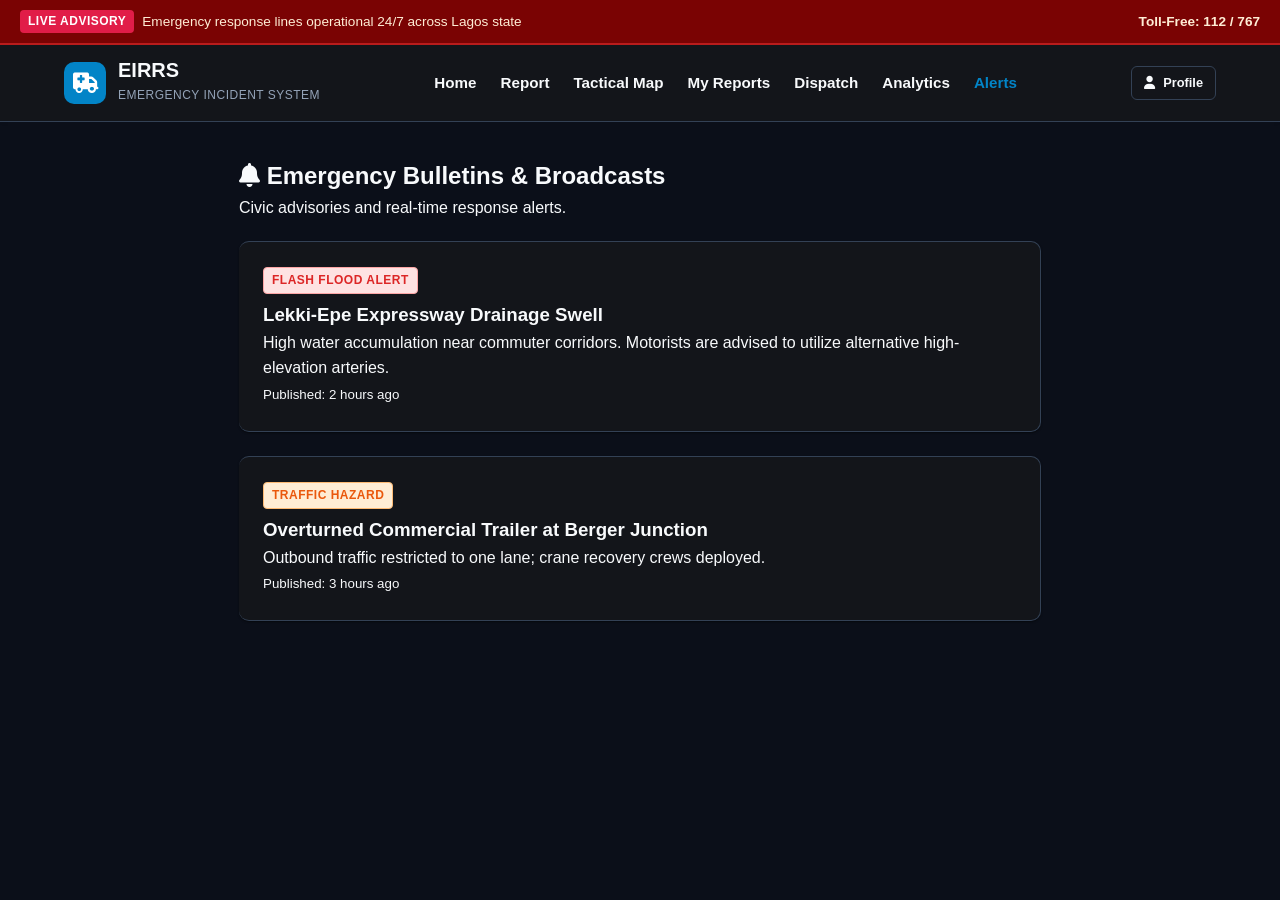
<file: NIIT PROJECT/templates/alerts.html>
<!DOCTYPE html>
<html lang="en">
<head>
  <meta charset="UTF-8">
  <title>Notifications & Advisories | EIRRS</title>
  <link rel="stylesheet" href="../static/style.css">
  <link rel="stylesheet" href="https://cdnjs.cloudflare.com/ajax/libs/font-awesome/6.4.0/css/all.min.css">
</head>
<body>
  <div class="emergency-ticker">
    <div style="display:flex; align-items:center; gap:8px;">
      <span class="ticker-badge">Live Advisory</span>
      <span>Emergency response lines operational 24/7 across Lagos state</span>
    </div>
    <div style="font-weight:bold;">Toll-Free: 112 / 767</div>
  </div>
  <header>
    <div class="nav-container">
      <a href="index.html" class="brand">
        <div class="brand-icon"><i class="fa-solid fa-truck-medical"></i></div>
        <div class="brand-text">
          <h1>EIRRS</h1>
          <span>Emergency Incident System</span>
        </div>
      </a>
      <nav>
        <ul>
          <li><a href="index.html">Home</a></li>
          <li><a href="report_incident.html">Report</a></li>
          <li><a href="incident_map.html">Tactical Map</a></li>
          <li><a href="my_reports.html">My Reports</a></li>
          <li><a href="response_status.html">Dispatch</a></li>
          <li><a href="analytics.html">Analytics</a></li>
          <li><a href="alerts.html" class="active">Alerts</a></li>
        </ul>
      </nav>
      <div class="nav-actions">
        <a href="profile.html" class="btn btn-outline btn-sm"><i class="fa-solid fa-user"></i> Profile</a>
      </div>
    </div>
  </header>

  <div class="main-wrapper" style="max-width:850px;">
    <h2><i class="fa-solid fa-bell"></i> Emergency Bulletins & Broadcasts</h2>
    <p style="color:var(--text-secondary); margin-bottom:20px;">Civic advisories and real-time response alerts.</p>

    <div class="card" style="border-left:4px solid var(--status-critical);">
      <span class="badge badge-CRITICAL">Flash Flood Alert</span>
      <h3 style="margin-top:6px;">Lekki-Epe Expressway Drainage Swell</h3>
      <p>High water accumulation near commuter corridors. Motorists are advised to utilize alternative high-elevation arteries.</p>
      <small style="color:var(--text-secondary);">Published: 2 hours ago</small>
    </div>

    <div class="card" style="border-left:4px solid var(--status-high);">
      <span class="badge badge-HIGH">Traffic Hazard</span>
      <h3 style="margin-top:6px;">Overturned Commercial Trailer at Berger Junction</h3>
      <p>Outbound traffic restricted to one lane; crane recovery crews deployed.</p>
      <small style="color:var(--text-secondary);">Published: 3 hours ago</small>
    </div>
  </div>
  <script src="../static/main.js"></script>
</body>
</html>
</file>
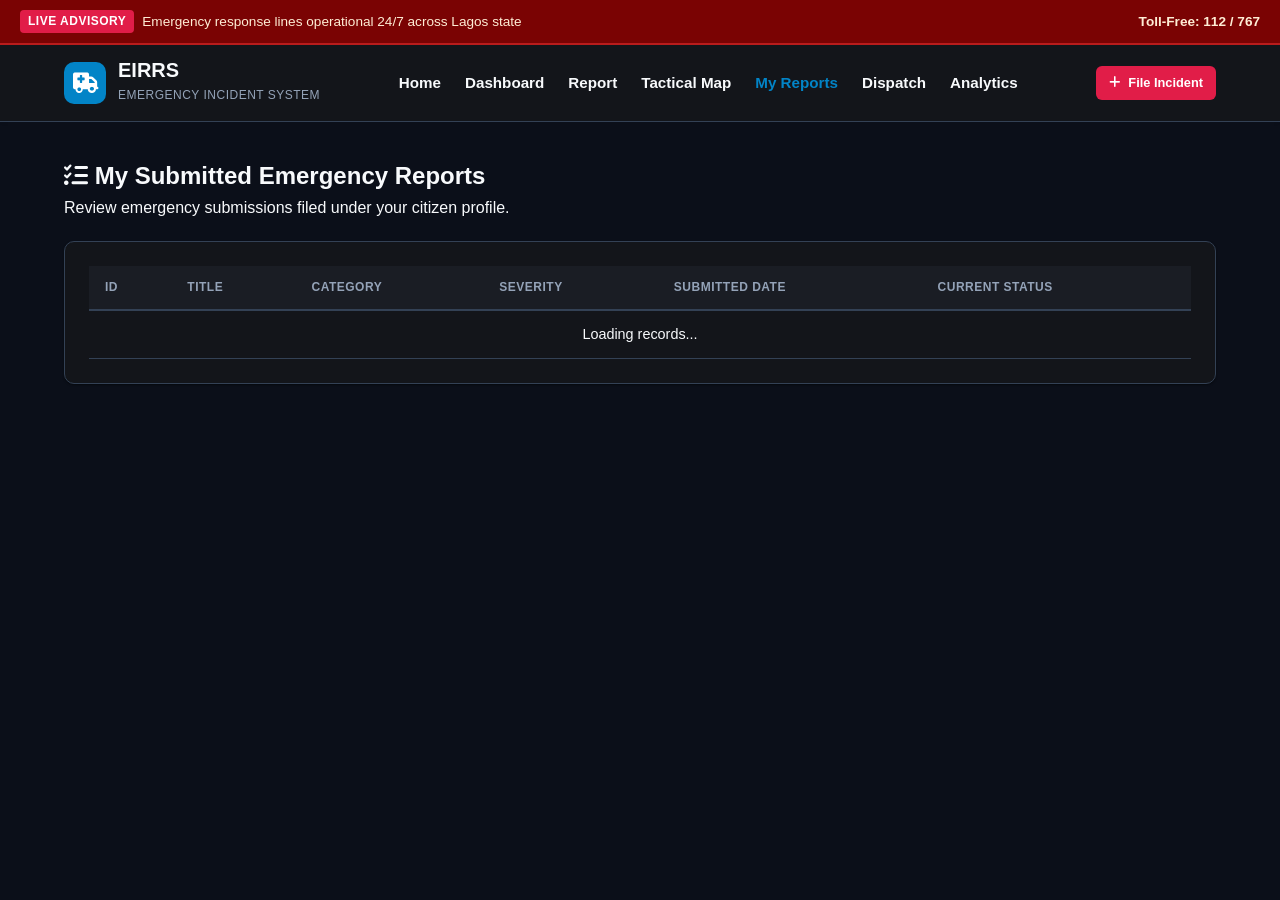
<file: NIIT PROJECT/templates/my_reports.html>
<!DOCTYPE html>
<html lang="en">
<head>
  <meta charset="UTF-8">
  <title>My Reports | EIRRS</title>
  <link rel="stylesheet" href="../static/style.css">
  <link rel="stylesheet" href="https://cdnjs.cloudflare.com/ajax/libs/font-awesome/6.4.0/css/all.min.css">
</head>
<body>
  <div class="emergency-ticker">
    <div style="display:flex; align-items:center; gap:8px;">
      <span class="ticker-badge">Live Advisory</span>
      <span>Emergency response lines operational 24/7 across Lagos state</span>
    </div>
    <div style="font-weight:bold;">Toll-Free: 112 / 767</div>
  </div>
  <header>
    <div class="nav-container">
      <a href="index.html" class="brand">
        <div class="brand-icon"><i class="fa-solid fa-truck-medical"></i></div>
        <div class="brand-text">
          <h1>EIRRS</h1>
          <span>Emergency Incident System</span>
        </div>
      </a>
      <nav>
        <ul>
          <li><a href="index.html">Home</a></li>
          <li><a href="dashboard.html">Dashboard</a></li>
          <li><a href="report_incident.html">Report</a></li>
          <li><a href="incident_map.html">Tactical Map</a></li>
          <li><a href="my_reports.html" class="active">My Reports</a></li>
          <li><a href="response_status.html">Dispatch</a></li>
          <li><a href="analytics.html">Analytics</a></li>
        </ul>
      </nav>
      <div class="nav-actions">
        <a href="report_incident.html" class="btn btn-danger btn-sm"><i class="fa-solid fa-plus"></i> File Incident</a>
      </div>
    </div>
  </header>

  <div class="main-wrapper">
    <h2><i class="fa-solid fa-list-check"></i> My Submitted Emergency Reports</h2>
    <p style="color:var(--text-secondary); margin-bottom:20px;">Review emergency submissions filed under your citizen profile.</p>

    <div class="card">
      <div class="table-responsive">
        <table>
          <thead>
            <tr>
              <th>ID</th>
              <th>Title</th>
              <th>Category</th>
              <th>Severity</th>
              <th>Submitted Date</th>
              <th>Current Status</th>
            </tr>
          </thead>
          <tbody id="myTable">
            <tr><td colspan="6" style="text-align:center;">Loading records...</td></tr>
          </tbody>
        </table>
      </div>
    </div>
  </div>

  <script src="../static/main.js"></script>
  <script>
    fetchIncidents().then(res => {
      const tb = document.getElementById('myTable');
      tb.innerHTML = '';
      if(res.data) {
        res.data.slice(0, 5).forEach(i => {
          tb.innerHTML += `
            <tr>
              <td>#${i.id}</td>
              <td><strong>${i.title}</strong></td>
              <td>${i.category.toUpperCase()}</td>
              <td><span class="badge badge-${i.severity}">${i.severity}</span></td>
              <td>${formatDate(i.created_at)}</td>
              <td><span class="badge badge-${i.status}">${i.status}</span></td>
            </tr>
          `;
        });
      }
    });
  </script>
</body>
</html>
</file>
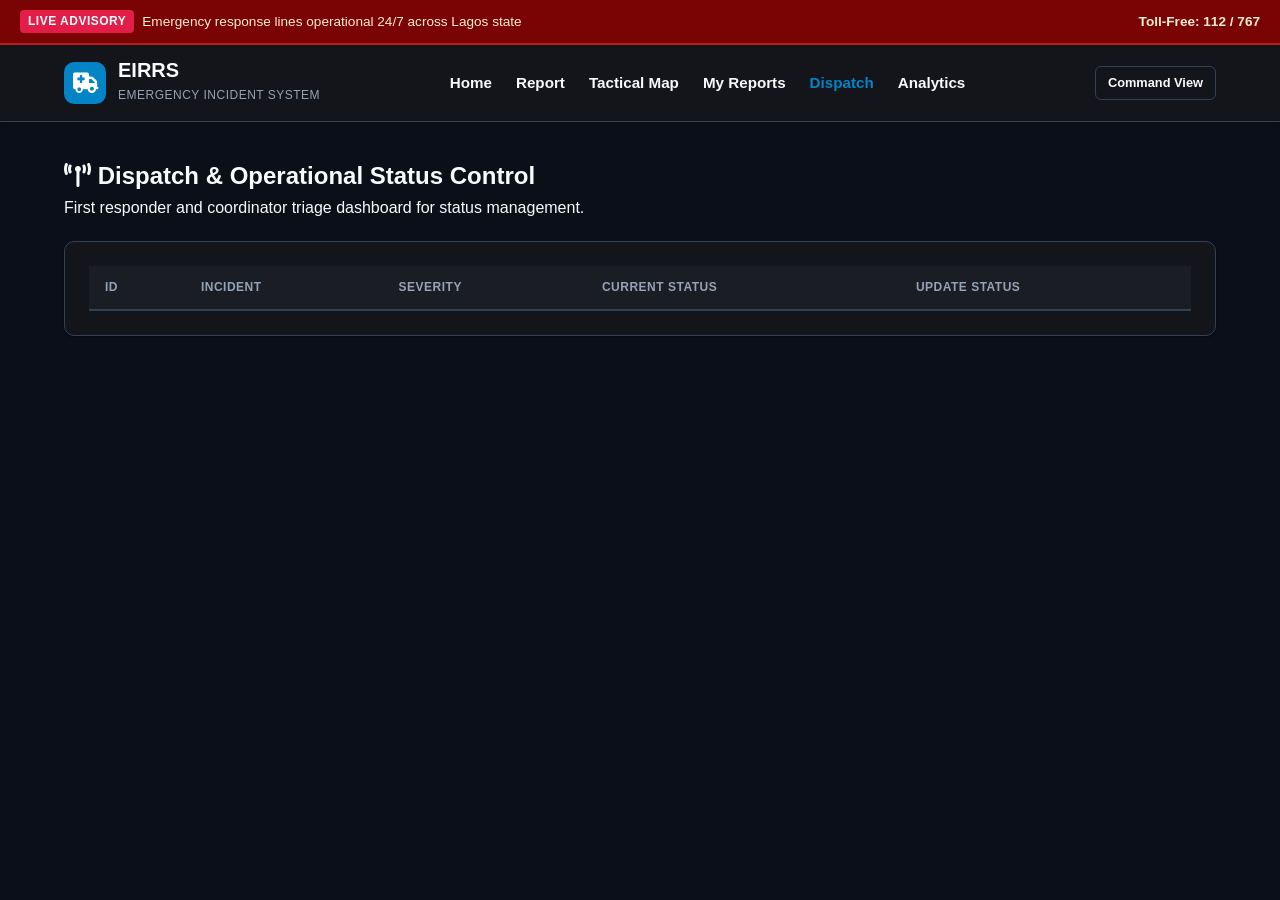
<file: NIIT PROJECT/templates/response_status.html>
<!DOCTYPE html>
<html lang="en">
<head>
  <meta charset="UTF-8">
  <title>Response Status Dispatch | EIRRS</title>
  <link rel="stylesheet" href="../static/style.css">
  <link rel="stylesheet" href="https://cdnjs.cloudflare.com/ajax/libs/font-awesome/6.4.0/css/all.min.css">
</head>
<body>
  <div class="emergency-ticker">
    <div style="display:flex; align-items:center; gap:8px;">
      <span class="ticker-badge">Live Advisory</span>
      <span>Emergency response lines operational 24/7 across Lagos state</span>
    </div>
    <div style="font-weight:bold;">Toll-Free: 112 / 767</div>
  </div>
  <header>
    <div class="nav-container">
      <a href="index.html" class="brand">
        <div class="brand-icon"><i class="fa-solid fa-truck-medical"></i></div>
        <div class="brand-text">
          <h1>EIRRS</h1>
          <span>Emergency Incident System</span>
        </div>
      </a>
      <nav>
        <ul>
          <li><a href="index.html">Home</a></li>
          <li><a href="report_incident.html">Report</a></li>
          <li><a href="incident_map.html">Tactical Map</a></li>
          <li><a href="my_reports.html">My Reports</a></li>
          <li><a href="response_status.html" class="active">Dispatch</a></li>
          <li><a href="analytics.html">Analytics</a></li>
        </ul>
      </nav>
      <div class="nav-actions">
        <a href="dashboard.html" class="btn btn-outline btn-sm">Command View</a>
      </div>
    </div>
  </header>

  <div class="main-wrapper">
    <h2><i class="fa-solid fa-tower-broadcast"></i> Dispatch & Operational Status Control</h2>
    <p style="color:var(--text-secondary); margin-bottom:20px;">First responder and coordinator triage dashboard for status management.</p>

    <div class="card">
      <div class="table-responsive">
        <table>
          <thead>
            <tr>
              <th>ID</th>
              <th>Incident</th>
              <th>Severity</th>
              <th>Current Status</th>
              <th>Update Status</th>
            </tr>
          </thead>
          <tbody id="dispatchTable"></tbody>
        </table>
      </div>
    </div>
  </div>

  <script src="../static/main.js"></script>
  <script>
    async function loadTable() {
      const res = await fetchIncidents();
      const tb = document.getElementById('dispatchTable');
      tb.innerHTML = '';
      res.data.forEach(inc => {
        tb.innerHTML += `
          <tr>
            <td>#${inc.id}</td>
            <td><strong>${inc.title}</strong></td>
            <td><span class="badge badge-${inc.severity}">${inc.severity}</span></td>
            <td><span class="badge badge-${inc.status}">${inc.status}</span></td>
            <td>
              <select onchange="updateStatus(${inc.id}, this.value)" class="form-control" style="width:160px; display:inline-block;">
                <option value="">Update Status...</option>
                <option value="acknowledged">Acknowledged</option>
                <option value="dispatched">Dispatched</option>
                <option value="resolved">Resolved</option>
                <option value="closed">Closed</option>
              </select>
            </td>
          </tr>
        `;
      });
    }

    async function updateStatus(id, newStatus) {
      if(!newStatus) return;
      await fetch(`/api/incidents/${id}`, {
        method: 'PUT',
        headers: {'Content-Type': 'application/json'},
        body: JSON.stringify({status: newStatus, notes: `Operational status updated to ${newStatus}.`})
      });
      loadTable();
    }
    loadTable();
  </script>
</body>
</html>
</file>
<file: NIIT PROJECT/static/style.css>
:root,
[data-theme="dark"] {
  --bg: #0b0f19;
  --surface: #13151a;
  --surface2: #1a1d24;      
  --primary: #0284c7;             
  --primary-dark: #0369a1;        
  --primary-glow: rgba(2, 132, 199, 0.25);
  --secondary: #1e293b;        
  --secondary-light: #334155;
  --accent-yellow: #f59e0b;       
  --accent-green: #10b981;        
  --accent-critical: #e11d48;
  --text-main: #f8fafc;           
  --text-muted: #94a3b8;         
  --bg-light: #0b0f19;
  --bg-canvas: #020617;
  --white: #13151a;              
  --border-color: #334155;
  --shadow-sm: 0 1px 2px rgba(0, 0, 0, 0.5);
  --shadow: 0 4px 6px -1px rgba(0, 0, 0, 0.4);
}

[data-theme="light"] {
  --bg: #ffffff;
  --surface: #ffffff;
  --surface2: #f1f5f9;      
  --primary: #0284c7;             
  --primary-dark: #0369a1;        
  --primary-glow: rgba(2, 132, 199, 0.25);
  --secondary: #1e293b;        
  --secondary-light: #334155;
  --accent-yellow: #f59e0b;       
  --accent-green: #10b981;        
  --accent-critical: #e11d48;
  --text-main: #0f172a;           
  --text-muted: #64748b;         
  --bg-light: #f8fafc;
  --bg-canvas: #f1f5f9;
  --white: #ffffff;              
  --border-color: #e2e8f0;
  --shadow-sm: 0 1px 2px rgba(0, 0, 0, 0.05);
  --shadow: 0 4px 6px -1px rgba(30, 41, 59, 0.1);
}

* {
  box-sizing: border-box;
  margin: 0;
  padding: 0;
  font-family: -apple-system, BlinkMacSystemFont, "Segoe UI", Roboto, Helvetica, Arial, sans-serif;
  transition: background-color 0.2s ease, border-color 0.2s ease, color 0.15s ease;
}

body {
  background-color: var(--bg-light);
  color: var(--text-main);
  line-height: 1.6;
  display: flex;
  flex-direction: column;
  min-height: 100vh;
}

.emergency-ticker {
  background: #810303f1;
  color: #ffedd5;
  padding: 10px 20px;
  font-size: 0.85rem;
  display: flex;
  align-items: center;
  justify-content: space-between;
  border-bottom: 2px solid #b91c1c;
}

.ticker-content {
  display: flex;
  align-items: center;
  gap: 10px;
  overflow: hidden;
  white-space: nowrap;
}

.ticker-badge {
  background: var(--accent-critical);
  color: white;
  font-weight: 800;
  padding: 2px 8px;
  border-radius: 4px;
  font-size: 0.75rem;
  letter-spacing: 0.5px;
  text-transform: uppercase;
  animation: pulse 1.5s infinite;
}

@keyframes pulse {
  0% { opacity: 1; }
  50% { opacity: 0.4; }
  100% { opacity: 1; }
}

header {
  background: var(--white);
  border-bottom: 1px solid var(--border-color);
  position: sticky;
  top: 0;
  z-index: 1000;
  box-shadow: 0 2px 4px rgba(0,0,0,0.02);
}

.nav-container {
  max-width: 1200px;
  margin: 0 auto;
  padding: 14px 24px;
  display: flex;
  justify-content: space-between;
  align-items: center;
}

.brand {
  display: flex;
  align-items: center;
  gap: 12px;
  text-decoration: none;
}

.brand-icon {
  background: var(--primary);
  color: white;
  width: 42px;
  height: 42px;
  border-radius: 10px;
  display: flex;
  align-items: center;
  justify-content: center;
  font-size: 1.25rem;
}

.brand-text h1 {
  font-size: 1.25rem;
  font-weight: 800;
  color: var(--text-main);
  line-height: 1.1;
}

.brand-text span {
  font-size: 0.75rem;
  color: var(--text-muted);
  letter-spacing: 0.5px;
  text-transform: uppercase;
}

nav ul {
  display: flex;
  list-style: none;
  gap: 24px;
  align-items: center;
}

nav a {
  text-decoration: none;
  color: var(--text-main);
  font-weight: 600;
  font-size: 0.95rem;
  transition: color 0.2s;
}

nav a:hover,
nav a.active {
  color: var(--primary);
}

.nav-actions {
  display: flex;
  align-items: center;
  gap: 12px;
}

.btn {
  display: inline-flex;
  align-items: center;
  gap: 8px;
  padding: 10px 18px;
  font-size: 0.9rem;
  font-weight: 700;
  border-radius: 6px;
  text-decoration: none;
  cursor: pointer;
  border: 1px solid transparent;
  transition: all 0.2s;
}

.btn-outline {
  border-color: var(--border-color);
  color: var(--text-main);
  background: transparent;
}

.btn-outline:hover {
  background: var(--surface2);
  border-color: var(--border-color);
}

.btn-danger {
  background: var(--accent-critical);
  color: #ffffff;
}

.btn-danger:hover {
  background: #be123c;
  transform: translateY(-1px);
}

.btn-primary {
  background: var(--primary);
  color: #ffffff;
}

.btn-primary:hover {
  background: var(--primary-dark);
  transform: translateY(-1px);
}

.btn-sm {
  padding: 6px 12px;
  font-size: 0.8rem;
}

.btn-lg {
  padding: 14px 28px;
  font-size: 1.05rem;
  border-radius: 8px;
}

.hero {
  background: linear-gradient(135deg, var(--secondary) 0%, var(--secondary-light) 100%);
  color: white;
  padding: 80px 24px;
  text-align: center;
  position: relative;
}

.hero-container {
  max-width: 850px;
  margin: 0 auto;
}

.hero-badge {
  display: inline-block;
  background: rgba(225, 29, 72, 0.2);
  border: 1px solid rgba(225, 29, 72, 0.4);
  color: #fca5a5;
  font-size: 0.8rem;
  font-weight: 700;
  padding: 6px 14px;
  border-radius: 50px;
  margin-bottom: 20px;
  text-transform: uppercase;
  letter-spacing: 1px;
}

.hero h2 {
  font-size: 2.75rem;
  font-weight: 800;
  line-height: 1.15;
  margin-bottom: 18px;
}

.hero p {
  font-size: 1.1rem;
  color: #cbd5e1;
  margin-bottom: 30px;
  font-weight: 400;
}

.hero-cta {
  display: flex;
  justify-content: center;
  gap: 16px;
  flex-wrap: wrap;
}

.metrics-bar {
  max-width: 1100px;
  margin: -40px auto 50px;
  background: var(--white);
  border-radius: 12px;
  box-shadow: var(--shadow);
  display: grid;
  grid-template-columns: repeat(4, 1fr);
  padding: 24px;
  position: relative;
  z-index: 10;
  border: 1px solid var(--border-color);
}

.metric-card {
  text-align: center;
  border-right: 1px solid var(--border-color);
  padding: 10px;
}

.metric-card:last-child {
  border-right: none;
}

.metric-number {
  font-size: 2.2rem;
  font-weight: 800;
  color: var(--text-main);
  line-height: 1;
  margin-bottom: 6px;
}

.metric-label {
  font-size: 0.85rem;
  color: var(--text-muted);
  font-weight: 600;
  text-transform: uppercase;
  letter-spacing: 0.5px;
}

.main-wrapper {
  max-width: 1200px;
  margin: 35px auto;
  padding: 0 24px;
  flex: 1;
  width: 100%;
}

.card {
  background: var(--white);
  border: 1px solid var(--border-color);
  border-radius: 10px;
  padding: 24px;
  box-shadow: var(--shadow-sm);
  margin-bottom: 24px;
}

.section-title {
  text-align: center;
  margin-bottom: 40px;
}

.section-title h3 {
  font-size: 1.85rem;
  font-weight: 800;
  color: var(--text-main);
}

.section-title p {
  color: var(--text-muted);
  font-size: 0.95rem;
  margin-top: 6px;
}

.categories-grid {
  max-width: 1200px;
  margin: 0 auto 60px;
  padding: 0 24px;
  display: grid;
  grid-template-columns: repeat(auto-fit, minmax(240px, 1fr));
  gap: 20px;
}

.cat-card {
  background: var(--white);
  border: 1px solid var(--border-color);
  padding: 24px;
  border-radius: 10px;
  transition: all 0.2s;
  text-align: center;
}

.cat-card:hover {
  transform: translateY(-4px);
  box-shadow: var(--shadow);
  border-color: var(--primary);
}

.cat-icon {
  width: 55px;
  height: 55px;
  border-radius: 50%;
  margin: 0 auto 16px;
  display: flex;
  align-items: center;
  justify-content: center;
  font-size: 1.4rem;
}

.cat-fire     { background: #fee2e2; color: #dc2626; }
.cat-accident { background: #ffedd5; color: #ea580c; }
.cat-flood    { background: #e0f2fe; color: #0284c7; }
.cat-medical  { background: #dcfce7; color: #16a34a; }

.cat-card h4 {
  font-size: 1.15rem;
  color: var(--text-main);
  margin-bottom: 8px;
}

.cat-card p {
  font-size: 0.88rem;
  color: var(--text-muted);
}

.hotline-banner {
  background: rgba(225, 29, 72, 0.08);
  border: 1px solid rgba(225, 29, 72, 0.2);
  border-radius: 12px;
  max-width: 1200px;
  margin: 0 auto 60px;
  padding: 30px;
  display: flex;
  align-items: center;
  justify-content: space-between;
  flex-wrap: wrap;
  gap: 20px;
}

.hotline-text h4 {
  font-size: 1.3rem;
  color: var(--accent-critical);
  font-weight: 800;
}

.hotline-text p {
  color: var(--text-muted);
  font-size: 0.95rem;
}

.hotline-numbers {
  display: flex;
  gap: 15px;
}

.hotline-chip {
  background: var(--accent-critical);
  color: white;
  padding: 10px 20px;
  border-radius: 8px;
  font-weight: 800;
  font-size: 1.1rem;
  text-decoration: none;
  display: flex;
  align-items: center;
  gap: 8px;
}

.form-group {
  margin-bottom: 18px;
}

.form-group label {
  display: block;
  font-weight: 600;
  margin-bottom: 6px;
  font-size: 0.88rem;
  color: var(--text-main);
}

.form-control {
  width: 100%;
  padding: 10px 14px;
  border: 1px solid var(--border-color);
  border-radius: 6px;
  font-size: 0.92rem;
  outline: none;
  background: var(--white);
  color: var(--text-main);
}

.form-control:focus {
  border-color: var(--primary);
  box-shadow: 0 0 0 3px var(--primary-glow);
}

.table-responsive {
  overflow-x: auto;
}

table {
  width: 100%;
  border-collapse: collapse;
  text-align: left;
  font-size: 0.9rem;
}

th {
  background: var(--surface2);
  color: var(--text-muted);
  font-weight: 700;
  text-transform: uppercase;
  font-size: 0.75rem;
  letter-spacing: 0.5px;
  padding: 12px 16px;
  border-bottom: 2px solid var(--border-color);
}

td {
  padding: 12px 16px;
  border-bottom: 1px solid var(--border-color);
  color: var(--text-main);
}

tr:hover td {
  background: var(--surface2);
}

.badge {
  display: inline-block;
  padding: 3px 8px;
  border-radius: 4px;
  font-size: 0.75rem;
  font-weight: 700;
  text-transform: uppercase;
  letter-spacing: 0.5px;
}

.badge-CRITICAL { 
  background: #fee2e2; 
  color: #dc2626;
  border: 1px solid #fca5a5; 
  }
.badge-HIGH { 
  background: #ffedd5;
  color: #ea580c;
  border: 1px solid #fdba74;
}
.badge-MEDIUM { 
  background: #fef3c7;
  color: #b45309;
  border: 1px solid #fde68a;
  }
.badge-LOW {
  background: #dcfce7;
  color: #16a34a; 
  border: 1px solid #86efac; 
  }

.badge-reported { 
  background: #fef3c7; 
  color: #b45309; 
  border: 1px solid #fde68a; 
  }
.badge-acknowledged { 
  background: #e0f2fe; 
  color: #0284c7; 
  border: 1px solid #7dd3fc; 
}
.badge-dispatched {  
  background: #ffedd5;
  color: #ea580c; 
  border: 1px solid #fdba74; 
  }
.badge-resolved { 
  background: #dcfce7;
  color: #16a34a;
  border: 1px solid #86efac;
  }
.badge-rejected { 
  background: #fee2e2; 
  color: #dc2626; 
  border: 1px solid #fca5a5; 
  }

footer {
  background: var(--secondary);
  color: #94a3b8;
  padding: 40px 24px 20px;
  border-top: 1px solid #334155;
  margin-top: auto;
}

.footer-bottom {
  max-width: 1200px;
  margin: 0 auto;
  display: flex;
  justify-content: space-between;
  font-size: 0.85rem;
  flex-wrap: wrap;
  gap: 10px;
}

@media (max-width: 768px) {
  .nav-container { 
    flex-direction: column; 
    gap: 15px; 
  }
  nav ul { 
    flex-wrap: wrap; 
    justify-content: center; 
    gap: 12px; 
  }
  .metrics-bar { 
    grid-template-columns: repeat(2, 1fr); 
    margin-top: 20px; 
  }
  .hero h2 { 
    font-size: 2rem; 
  }
}
</file>
